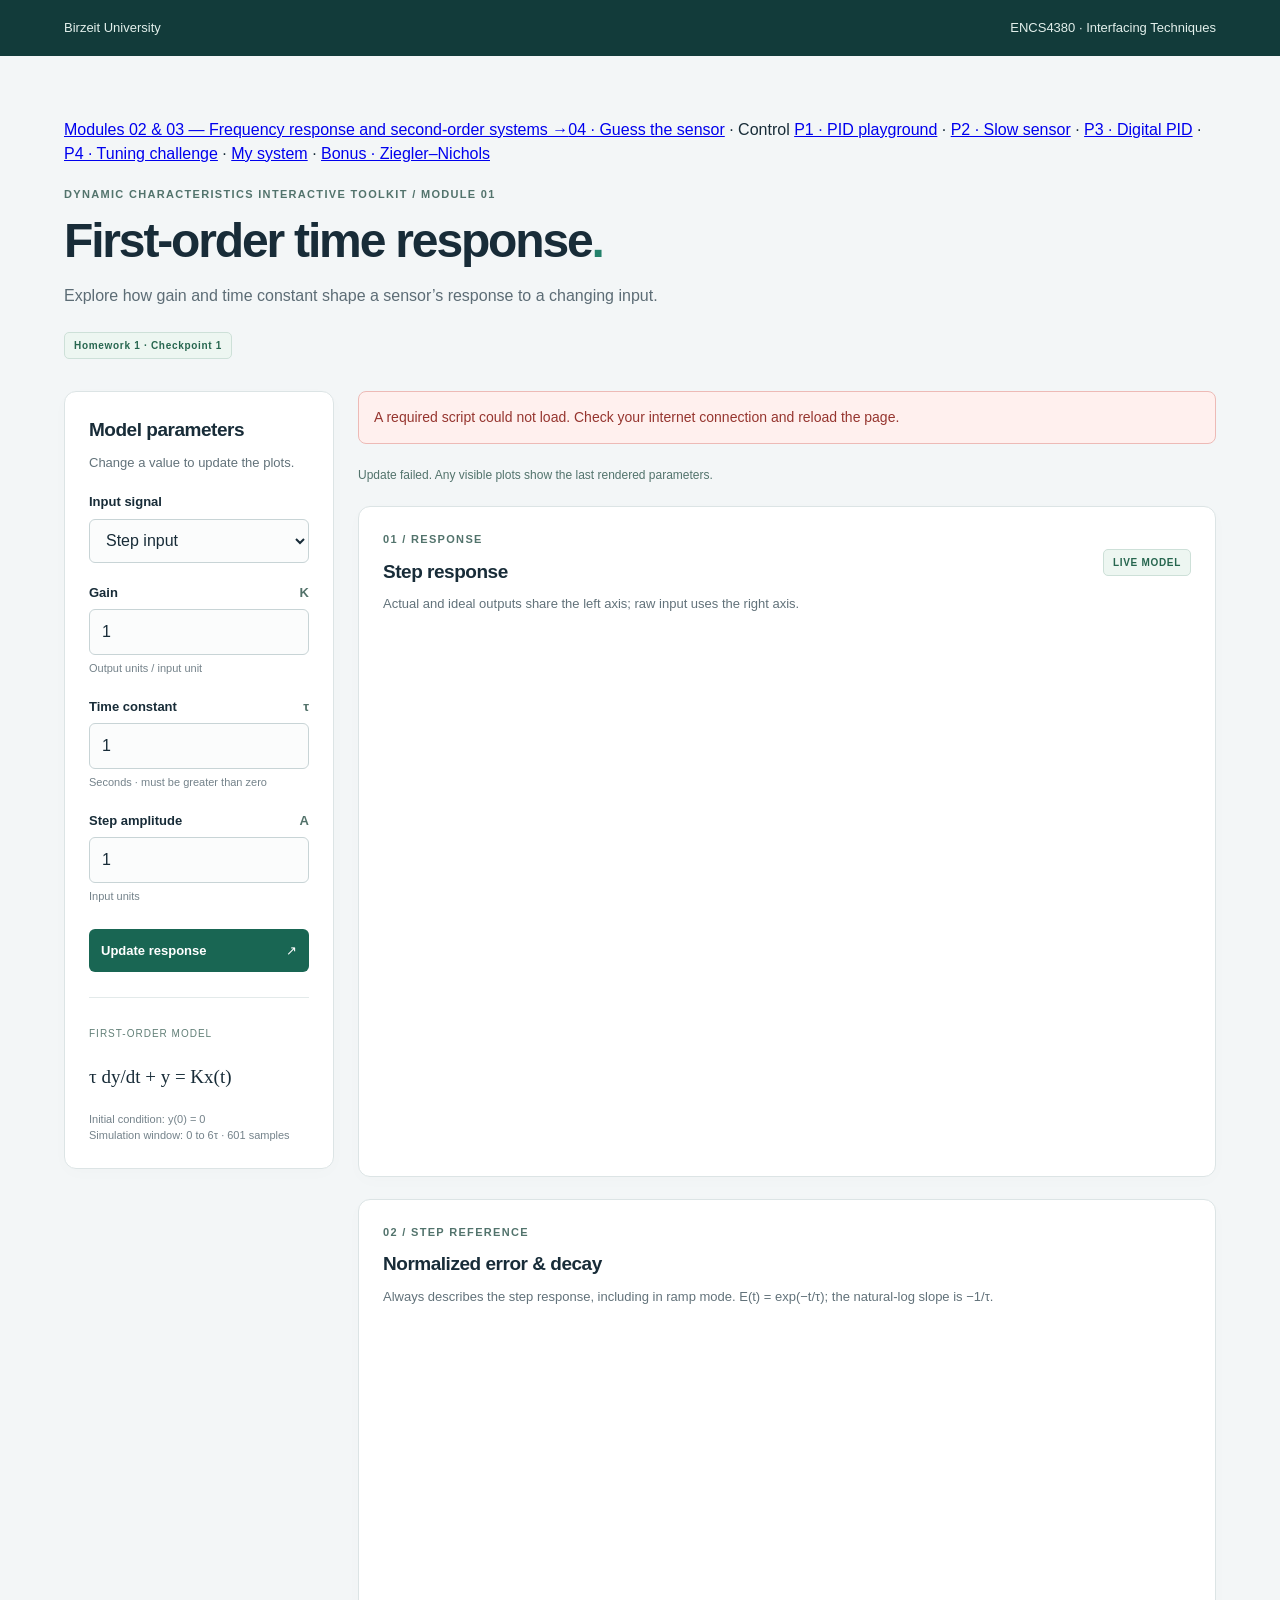
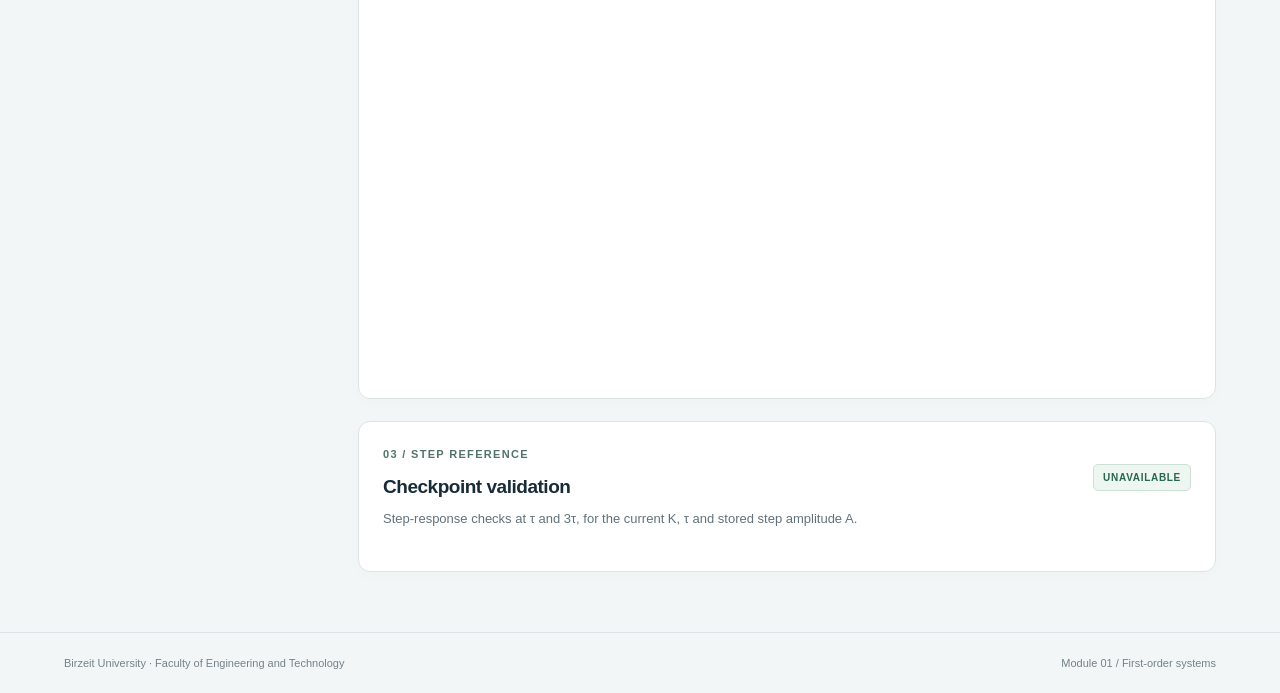
<file: index.html>
<!doctype html>
<html lang="en">
<head>
  <meta charset="utf-8">
  <meta name="viewport" content="width=device-width, initial-scale=1">
  <meta name="description" content="Explore first-order sensor step and ramp responses, time constants, and normalized error.">
  <title>First-order time response · ENCS4380</title>
  <link rel="stylesheet" href="style.css">
  <script defer src="https://cdn.plot.ly/plotly-3.1.0.min.js"></script>
  <script defer src="physics.js"></script>
  <script defer src="plots.js"></script>
  <script defer src="app.js"></script>
</head>
<body>
  <header class="masthead"><span>Birzeit University</span><span>ENCS4380 · Interfacing Techniques</span></header>
  <main>
<nav style="padding:20px 0"><a href="checkpoint.html">Modules 02 &amp; 03 — Frequency response and second-order systems →</a><a href="guess.html">04 · Guess the sensor</a> · Control <a href="control.html">P1 · PID playground</a> · <a href="control.html?module=p2">P2 · Slow sensor</a> · <a href="control.html?module=p3">P3 · Digital PID</a> · <a href="control.html?module=p4">P4 · Tuning challenge</a> · <a href="control.html?module=my">My system</a> · <a href="control.html?module=bonus">Bonus · Ziegler–Nichols</a></nav>
    <div class="intro"><p class="eyebrow">Dynamic Characteristics Interactive Toolkit / Module 01</p><h1>First-order time response<span>.</span></h1><p>Explore how gain and time constant shape a sensor’s response to a changing input.</p><span class="checkpoint">Homework 1 · Checkpoint 1</span></div>
    <div class="workspace">
      <aside class="panel controls"><h2>Model parameters</h2><p class="muted">Change a value to update the plots.</p>
        <form id="parameters" novalidate>
          <label for="mode">Input signal</label><select id="mode"><option value="step">Step input</option><option value="ramp">Ramp input</option></select>
          <label for="gain">Gain <span>K</span></label><input id="gain" type="number" step="any" value="1" required><small>Output units / input unit</small>
          <label for="tau">Time constant <span>τ</span></label><input id="tau" type="number" step="any" value="1" required aria-describedby="tauHelp"><small id="tauHelp">Seconds · must be greater than zero</small>
          <div id="amplitudeControl"><label for="amplitude">Step amplitude <span>A</span></label><input id="amplitude" type="number" step="any" value="1" required><small>Input units</small></div>
          <div id="rateControl" hidden><label for="rate">Ramp slope <span>r</span></label><input id="rate" type="number" step="any" value="1" required><small>Input units / second</small></div>
          <button type="submit">Update response <span aria-hidden="true">↗</span></button>
        </form>
        <div class="model"><span>FIRST-ORDER MODEL</span><p>τ dy/dt + y = Kx(t)</p><small>Initial condition: y(0) = 0<br>Simulation window: 0 to 6τ · 601 samples</small></div>
      </aside>
      <div class="results">
        <div id="errorMessage" class="error" role="alert" hidden></div>
        <p id="status" class="status" role="status" aria-live="polite">Loading plots…</p>
        <section class="panel chart"><div class="section-heading"><div><p class="eyebrow">01 / Response</p><h2 id="responseHeading">Step response</h2></div><span class="tag">LIVE MODEL</span></div><p class="muted">Actual and ideal outputs share the left axis; raw input uses the right axis.</p><div class="plot-scroll"><div id="responsePlot"></div></div></section>
        <section class="panel chart"><p class="eyebrow">02 / Step reference</p><h2>Normalized error &amp; decay</h2><p class="muted">Always describes the step response, including in ramp mode. E(t) = exp(−t/τ); the natural-log slope is −1/τ.</p><div class="plot-scroll"><div id="errorPlot"></div></div></section>
        <section class="panel validation"><div class="section-heading"><div><p class="eyebrow">03 / Step reference</p><h2>Checkpoint validation</h2></div><span id="validationBadge" class="tag">PENDING</span></div><p class="muted">Step-response checks at τ and 3τ, for the current K, τ and stored step amplitude A.</p><div id="validationResults" aria-live="polite"></div></section>
      </div>
    </div>
    <noscript><p class="error">Enable JavaScript to use this interactive toolkit.</p></noscript>
  </main>
  <footer>Birzeit University · Faculty of Engineering and Technology<span>Module 01 / First-order systems</span></footer>
</body>
</html>
</file>
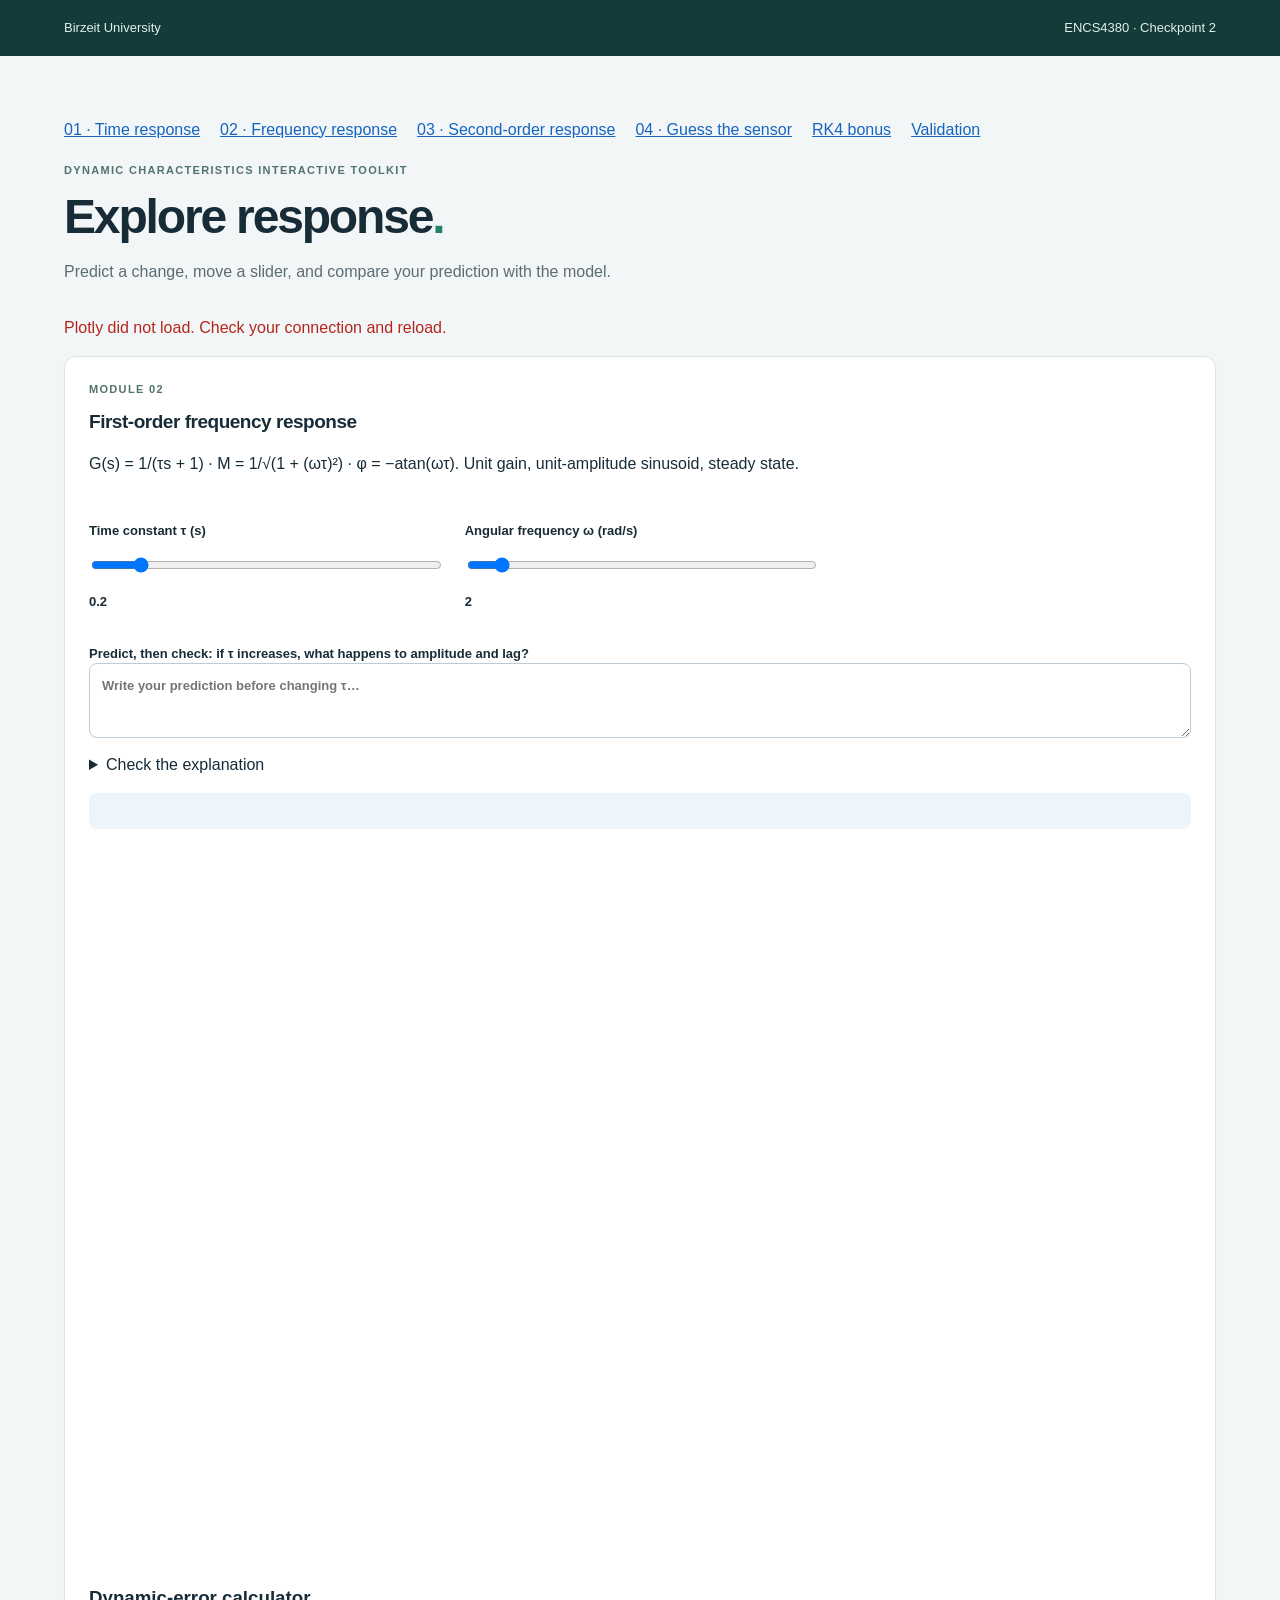
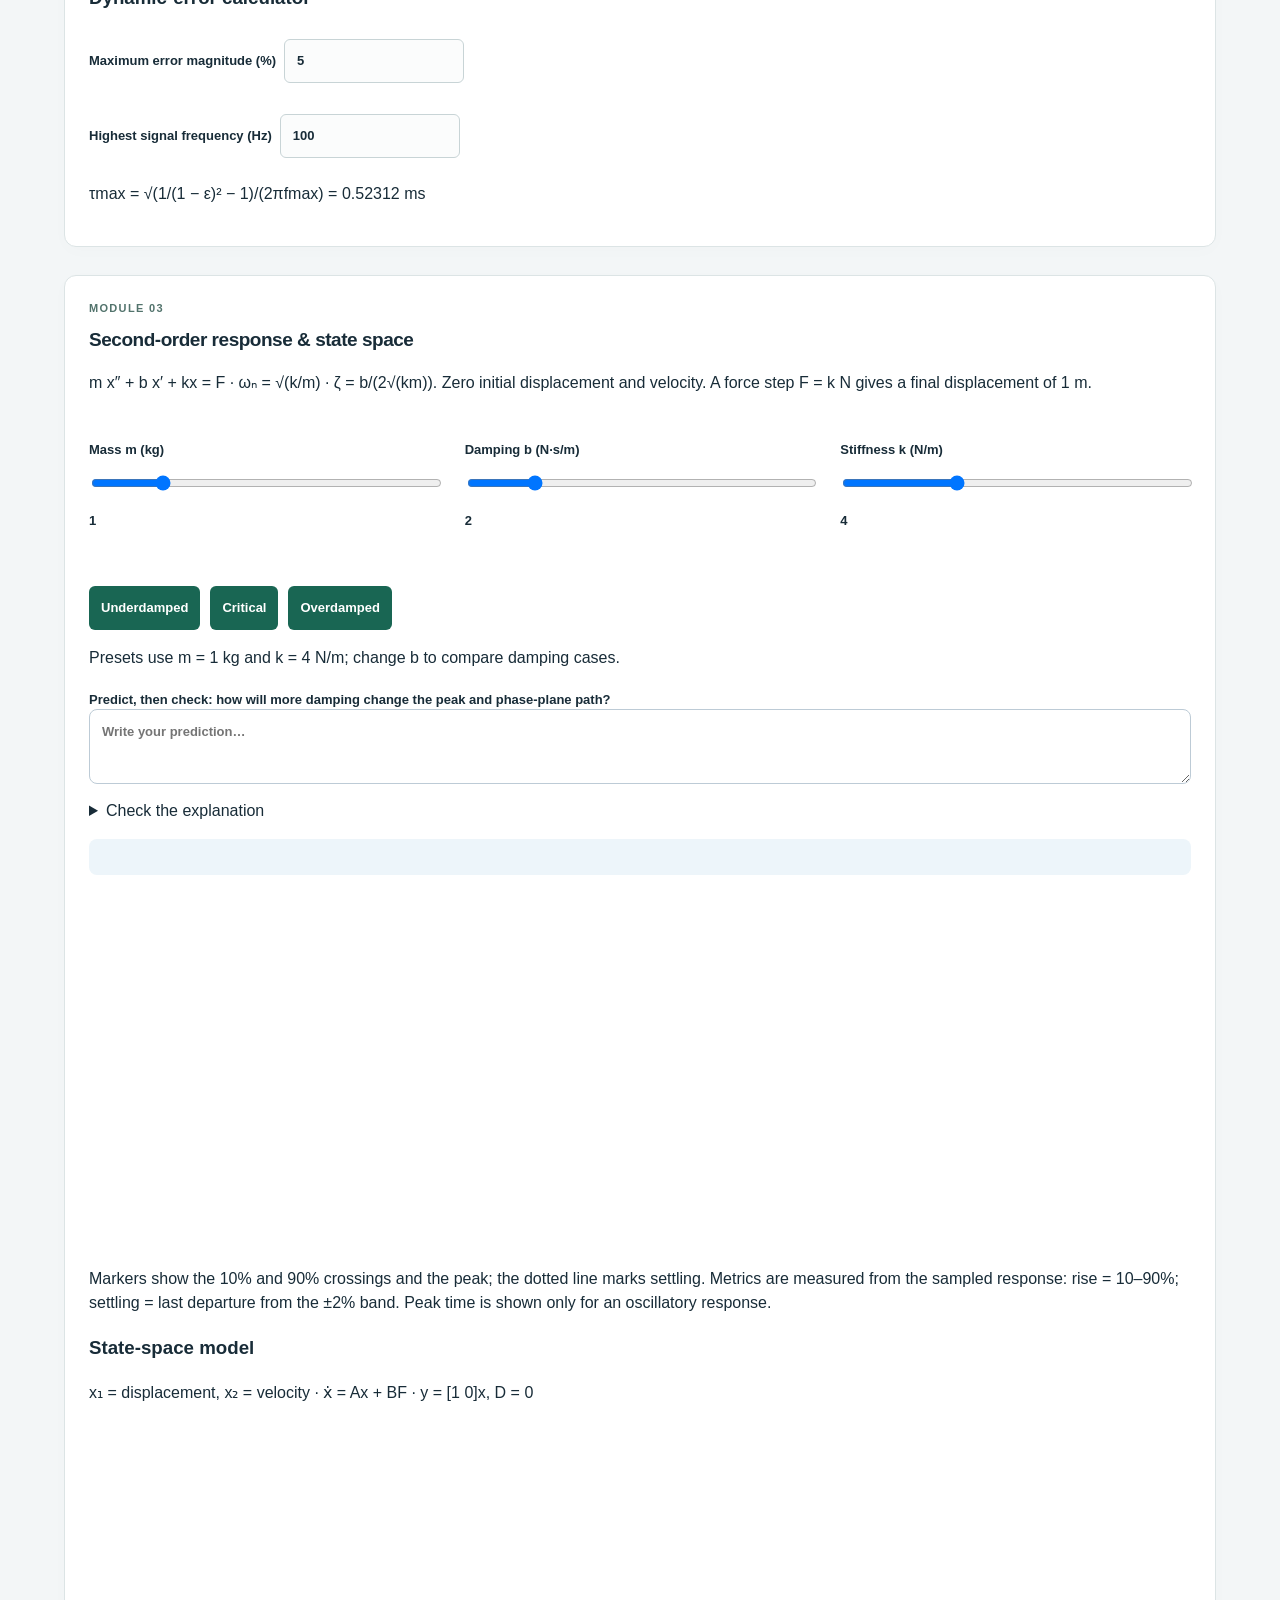
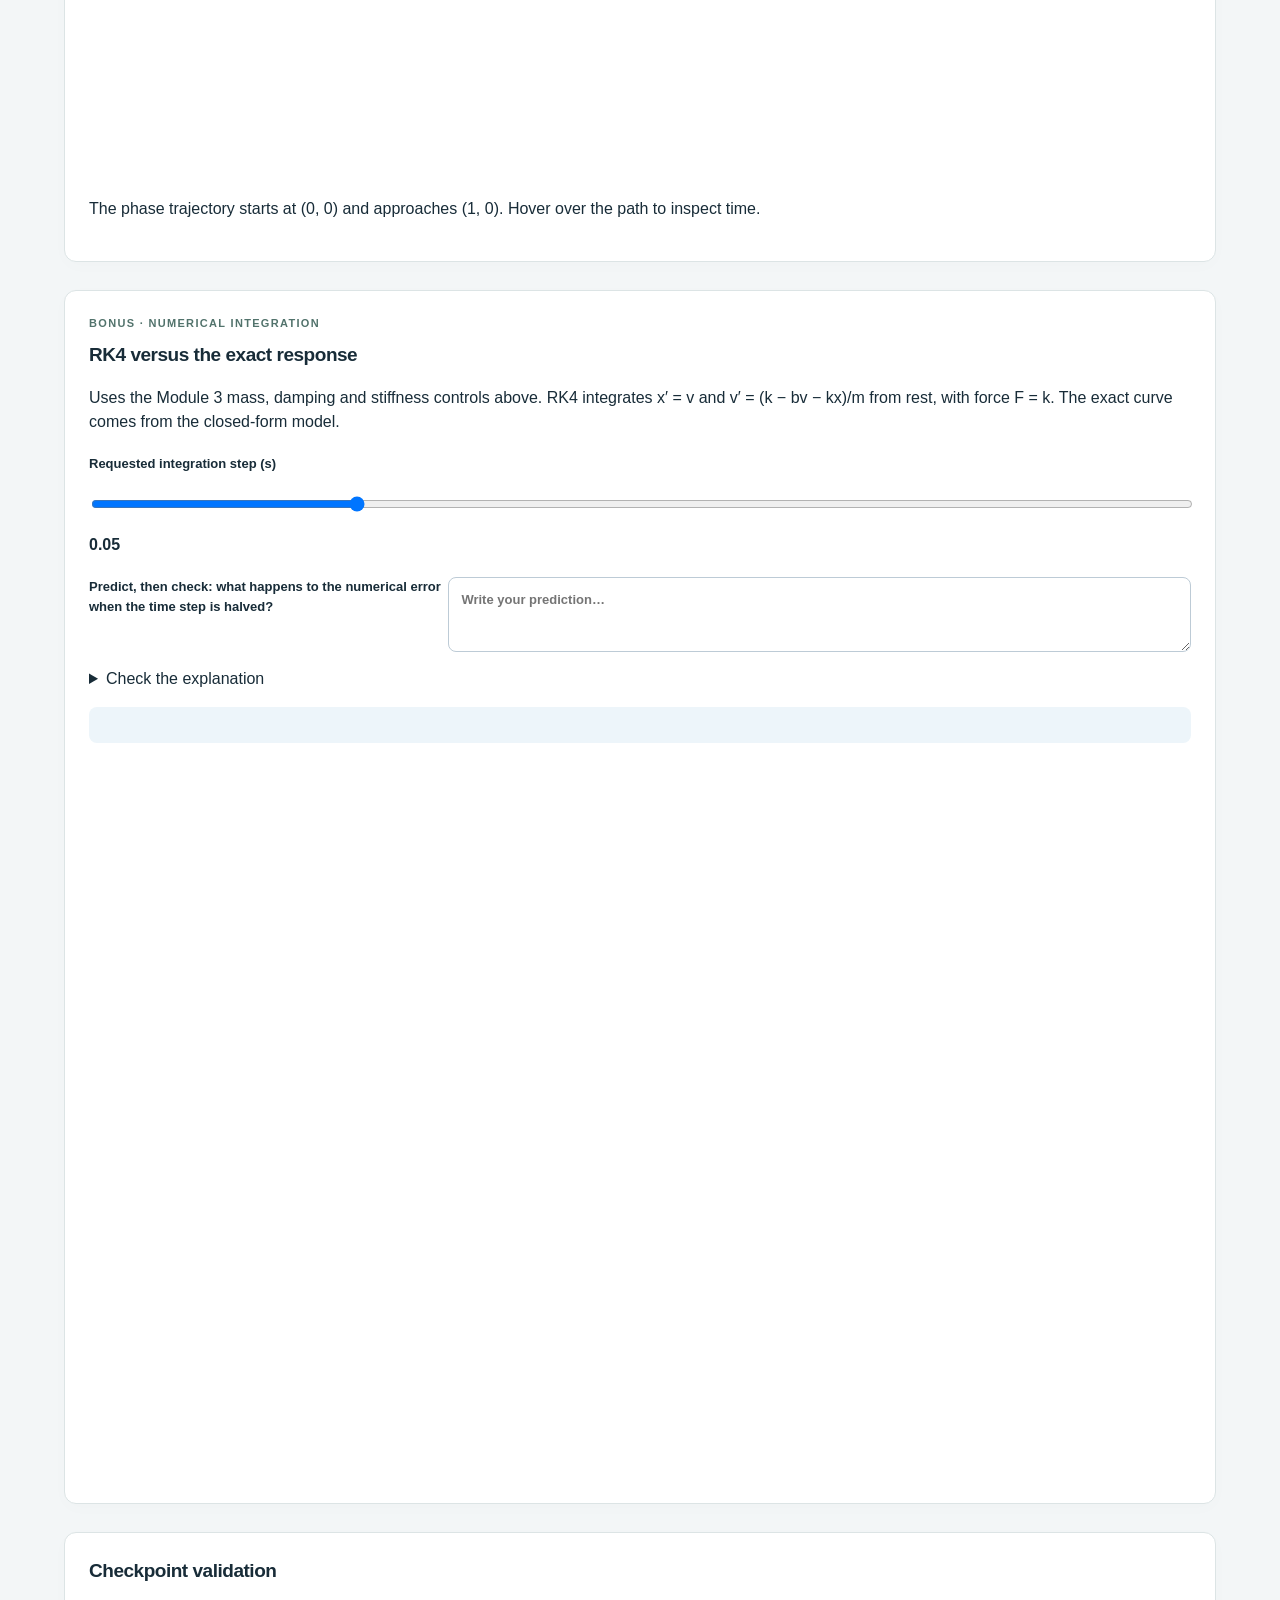
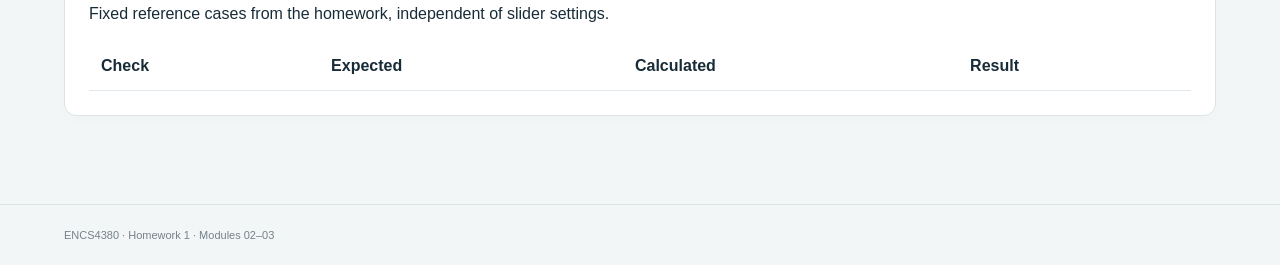
<file: checkpoint.html>
<!doctype html><html lang="en"><head><meta charset="utf-8"><meta name="viewport" content="width=device-width,initial-scale=1"><title>Frequency & second-order response · ENCS4380</title><link rel="stylesheet" href="style.css"><link rel="stylesheet" href="checkpoint.css"><script defer src="https://cdn.plot.ly/plotly-3.1.0.min.js"></script><script defer src="physics.js"></script><script defer src="dynamics.js"></script><script defer src="rk4.js"></script><script defer src="checkpoint.js"></script></head><body><header class="masthead"><span>Birzeit University</span><span>ENCS4380 · Checkpoint 2</span></header><main><nav><a href="index.html">01 · Time response</a><a href="#frequency">02 · Frequency response</a><a href="#second">03 · Second-order response</a><a href="guess.html">04 · Guess the sensor</a><a href="#bonus">RK4 bonus</a><a href="#checks">Validation</a></nav><div class="intro"><p class="eyebrow">Dynamic Characteristics Interactive Toolkit</p><h1>Explore response<span>.</span></h1><p>Predict a change, move a slider, and compare your prediction with the model.</p></div><p id="error" role="alert"></p>
<section id="frequency" class="panel chart"><p class="eyebrow">Module 02</p><h2>First-order frequency response</h2><p>G(s) = 1/(τs + 1) · M = 1/√(1 + (ωτ)²) · φ = −atan(ωτ). Unit gain, unit-amplitude sinusoid, steady state.</p><div class="controls-grid"><label>Time constant τ (s)<input id="ftau" type="range" min="0.01" max="2" step="0.01" value="0.2"><output for="ftau"></output></label><label>Angular frequency ω (rad/s)<input id="omega" type="range" min="0.1" max="40" step="0.1" value="2"><output for="omega"></output></label></div><label>Predict, then check: if τ increases, what happens to amplitude and lag?<textarea placeholder="Write your prediction before changing τ…"></textarea></label><details><summary>Check the explanation</summary><p>Larger τ reduces M and increases the magnitude of the phase lag. The cutoff moves to a lower frequency.</p></details><p id="frequencyMetrics" class="metrics" aria-live="polite"></p><div id="sines" class="graph"></div><div class="two"><div id="bodeMagnitude" class="graph"></div><div id="bodePhase" class="graph"></div></div><h3>Dynamic-error calculator</h3><p id="dynamicError"></p><label>Maximum error magnitude (%)<input id="errorLimit" type="number" min="0.01" max="99" step="0.1" value="5"></label><label>Highest signal frequency (Hz)<input id="maxHz" type="number" min="0.01" step="1" value="100"></label><p id="calculator" aria-live="polite"></p></section>
<section id="second" class="panel chart"><p class="eyebrow">Module 03</p><h2>Second-order response & state space</h2><p>m x″ + b x′ + kx = F · ωₙ = √(k/m) · ζ = b/(2√(km)). Zero initial displacement and velocity. A force step F = k N gives a final displacement of 1 m.</p><div class="controls-grid"><label>Mass m (kg)<input id="mass" type="range" min="0.2" max="5" step="0.1" value="1"><output for="mass"></output></label><label>Damping b (N·s/m)<input id="damping" type="range" min="0.2" max="12" step="0.1" value="2"><output for="damping"></output></label><label>Stiffness k (N/m)<input id="stiffness" type="range" min="0.5" max="12" step="0.1" value="4"><output for="stiffness"></output></label></div><div class="presets"><button data-damping="2">Underdamped</button><button data-damping="4">Critical</button><button data-damping="6">Overdamped</button></div><p>Presets use m = 1 kg and k = 4 N/m; change b to compare damping cases.</p><label>Predict, then check: how will more damping change the peak and phase-plane path?<textarea placeholder="Write your prediction…"></textarea></label><details><summary>Check the explanation</summary><p>Underdamped systems overshoot and spiral toward equilibrium. Critical and overdamped systems do not overshoot; their paths approach equilibrium without spiraling. Excess damping slows the response.</p></details><p id="secondMetrics" class="metrics" aria-live="polite"></p><div id="step" class="graph"></div><p>Markers show the 10% and 90% crossings and the peak; the dotted line marks settling. Metrics are measured from the sampled response: rise = 10–90%; settling = last departure from the ±2% band. Peak time is shown only for an oscillatory response.</p><h3>State-space model</h3><p>x₁ = displacement, x₂ = velocity · ẋ = Ax + BF · y = [1 0]x, D = 0</p><pre id="matrices"></pre><p id="eigenvalues"></p><div class="two"><div id="poles" class="graph"></div><div id="phase" class="graph"></div></div><p>The phase trajectory starts at (0, 0) and approaches (1, 0). Hover over the path to inspect time.</p></section><section id="bonus" class="panel chart"><p class="eyebrow">Bonus · Numerical integration</p><h2>RK4 versus the exact response</h2><p>Uses the Module 3 mass, damping and stiffness controls above. RK4 integrates x′ = v and v′ = (k − bv − kx)/m from rest, with force F = k. The exact curve comes from the closed-form model.</p><label for="rkStep">Requested integration step (s)</label><input id="rkStep" type="range" min="0.005" max="0.2" step="0.005" value="0.05"><output for="rkStep"></output><label>Predict, then check: what happens to the numerical error when the time step is halved?<textarea placeholder="Write your prediction…"></textarea></label><details><summary>Check the explanation</summary><p>RK4 averages four derivative estimates per step with weights 1, 2, 2, 1. Its global error is fourth order: halving a sufficiently small step typically reduces error by about 16. A stability cap automatically reduces steps for fast modes. At very small errors, floating-point rounding dominates.</p></details><p id="rkMetrics" class="metrics" aria-live="polite"></p><div id="rkComparison" class="graph"></div><div id="rkError" class="graph"></div></section><section id="checks" class="panel chart"><h2>Checkpoint validation</h2><p>Fixed reference cases from the homework, independent of slider settings.</p><div class="table-scroll"><table><thead><tr><th>Check</th><th>Expected</th><th>Calculated</th><th>Result</th></tr></thead><tbody id="validation"></tbody></table></div></section></main><footer>ENCS4380 · Homework 1 · Modules 02–03</footer></body></html>
</file>
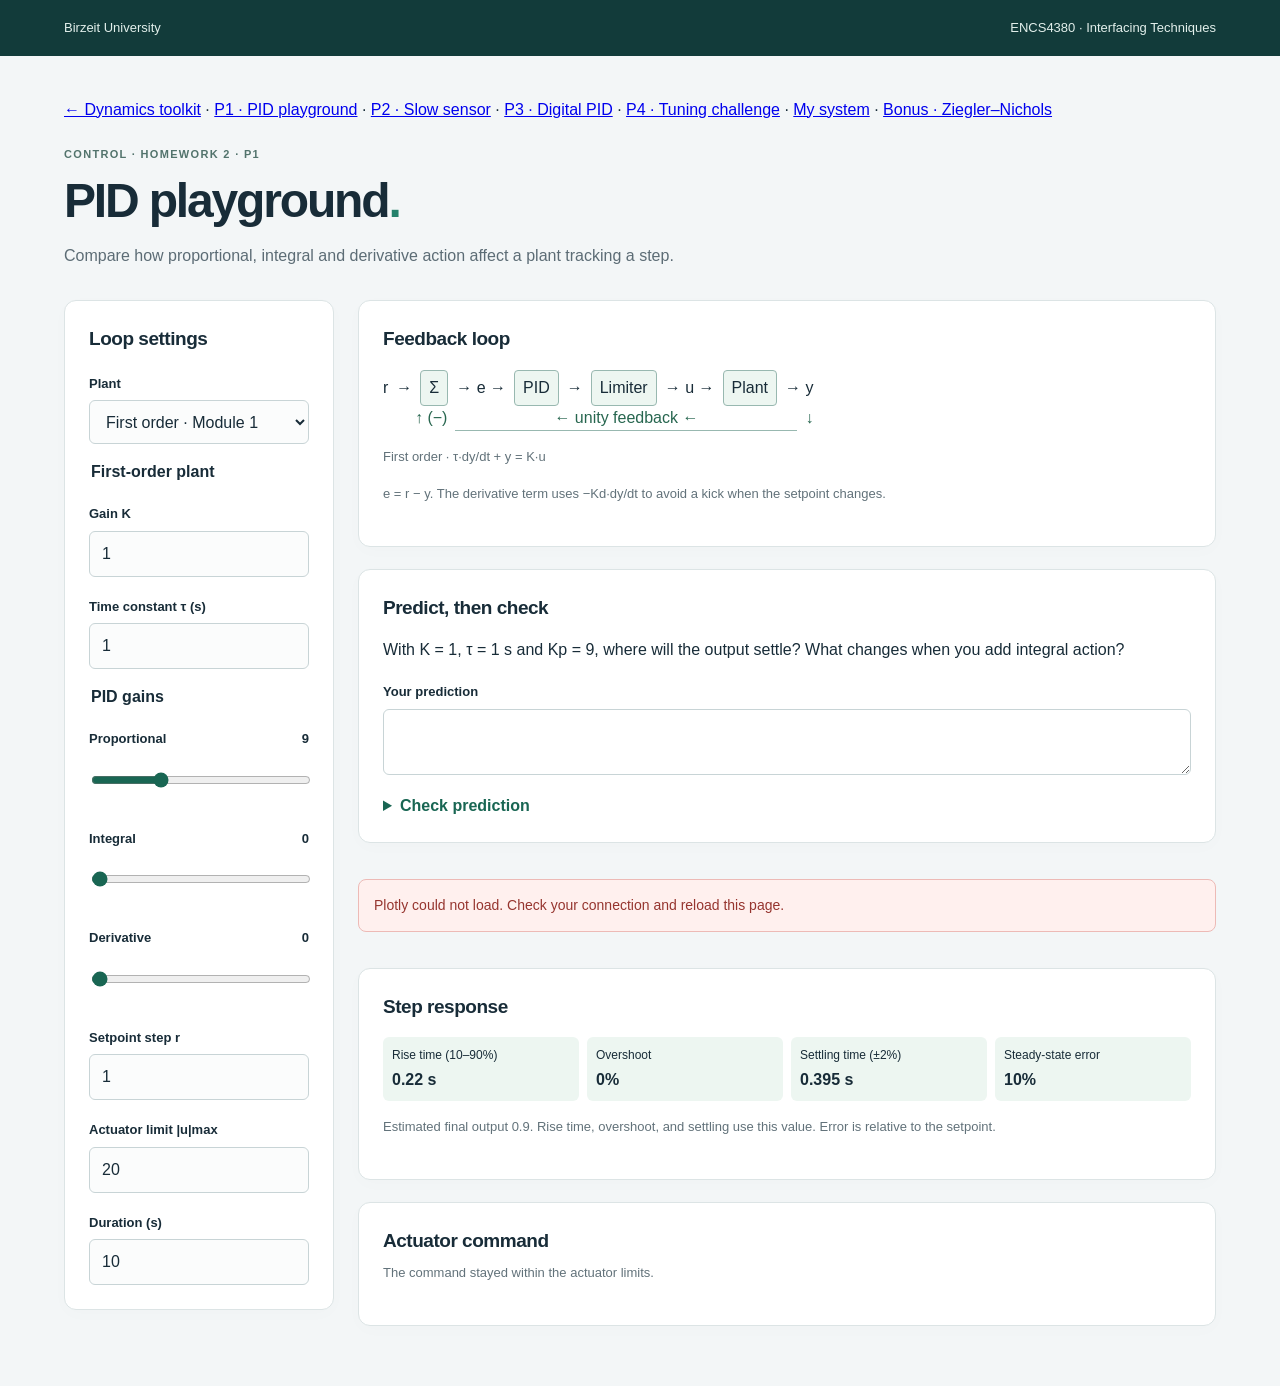
<file: control.html>
<!doctype html>
<html lang="en">
<head>
  <meta charset="utf-8">
  <meta name="viewport" content="width=device-width, initial-scale=1">
  <title>PID playground · ENCS4380</title>
  <link rel="stylesheet" href="style.css">
  <link rel="stylesheet" href="control.css">
  <script defer src="https://cdn.plot.ly/plotly-3.1.0.min.js"></script>
  <script defer src="pid.js"></script>
  <script defer src="digital-pid.js"></script>
  <script defer src="random-plant.js"></script>
  <script defer src="control.js"></script>
</head>
<body>
  <header class="masthead"><span>Birzeit University</span><span>ENCS4380 · Interfacing Techniques</span></header>
  <main>
    <nav><a href="index.html">← Dynamics toolkit</a> · <a href="control.html">P1 · PID playground</a> · <a href="control.html?module=p2">P2 · Slow sensor</a> · <a href="control.html?module=p3">P3 · Digital PID</a> · <a href="control.html?module=p4">P4 · Tuning challenge</a> · <a href="control.html?module=my">My system</a> · <a href="control.html?module=bonus">Bonus · Ziegler–Nichols</a></nav>
    <div class="intro">
      <p class="eyebrow" id="module-label">Control · Homework 2 · P1</p>
      <h1 id="module-heading">PID playground<span>.</span></h1>
      <p id="module-description">Compare how proportional, integral and derivative action affect a plant tracking a step.</p>
    </div>
    <div class="workspace">
      <aside class="panel controls pid-controls">
        <h2>Loop settings</h2>
        <form id="pid-settings">
          <label for="plant">Plant</label>
          <select id="plant" name="plant">
            <option value="first">First order · Module 1</option>
            <option value="second">Mass–spring–damper · Module 3</option>
          </select>
          <fieldset id="first-parameters">
            <legend>First-order plant</legend>
            <label for="gain">Gain K</label>
            <input id="gain" name="gain" type="number" min="0.001" step="any" value="1" required>
            <label for="tau">Time constant τ (s)</label>
            <input id="tau" name="tau" type="number" min="0.001" step="any" value="1" required>
          </fieldset>
          <fieldset id="second-parameters" hidden disabled>
            <legend>Second-order plant</legend>
            <label for="mass">Mass m (kg)</label>
            <input id="mass" name="mass" type="number" min="0.001" step="any" value="1" required>
            <label for="damping">Damping b (N·s/m)</label>
            <input id="damping" name="damping" type="number" min="0.001" step="any" value="1" required>
            <label for="stiffness">Stiffness k (N/m)</label>
            <input id="stiffness" name="stiffness" type="number" min="0.001" step="any" value="4" required>
          </fieldset>
          <fieldset>
            <legend>PID gains</legend>
            <label for="kp">Proportional <output id="kp-value" for="kp">9</output></label>
            <input id="kp" name="kp" type="range" min="0" max="30" step="0.1" value="9">
            <label for="ki">Integral <output id="ki-value" for="ki">0</output></label>
            <input id="ki" name="ki" type="range" min="0" max="30" step="0.1" value="0">
            <label for="kd">Derivative <output id="kd-value" for="kd">0</output></label>
            <input id="kd" name="kd" type="range" min="0" max="10" step="0.1" value="0">
          </fieldset>
          <fieldset id="sensor-parameters" hidden disabled>
            <legend>Feedback sensor</legend>
            <label for="sensorTau">Time constant τₛ (s) <output id="sensorTau-value" for="sensorTau">0.02</output></label>
            <input id="sensorTau" name="sensorTau" type="range" min="0.02" max="2" step="0.01" value="0.02">
          </fieldset>
          <fieldset id="digital-parameters" hidden disabled>
            <legend>Digital controller</legend>
            <label for="sampleTime">Sampling interval Ts <output id="sampleTime-value" for="sampleTime"></output></label>
            <input id="sampleTime" name="sampleTime" type="range" min="0.01" max="1" step="0.01" value="0.05">
            <label class="check-label"><input id="antiWindup" name="antiWindup" type="checkbox" checked> Anti-windup</label>
          </fieldset>
          <fieldset id="motor-parameters" hidden disabled>
            <legend>Micromouse motor</legend>
            <label for="motor-source">Encoder log or test notes</label>
            <textarea id="motor-source" rows="3" placeholder="Record the PWM step and where the encoder data came from." required></textarea>
            <label for="damping-target">Target damping ratio</label>
            <input id="damping-target" type="number" min="0.6" max="0.8" step="0.01" value="0.7" required>
          </fieldset>
          <label for="setpoint">Setpoint step r</label>
          <input id="setpoint" name="setpoint" type="number" min="0.001" step="any" value="1" required>
          <label for="limit">Actuator limit |u|max</label>
          <input id="limit" name="limit" type="number" min="0.001" step="any" value="20" required>
          <label for="duration">Duration (s)</label>
          <input id="duration" name="duration" type="number" min="0.01" step="any" value="10" required>
        </form>
      </aside>
      <div class="results">
        <section class="panel chart">
          <h2>Feedback loop</h2>
          <div class="loop-diagram" id="loop-diagram" role="img" aria-label="Setpoint enters the summing junction, then PID, limiter, and plant. Output feeds back to the negative input.">
            <div class="loop-forward" aria-hidden="true">
              <span>r</span><span>→</span><span class="loop-block">Σ</span><span>→ e →</span>
              <span class="loop-block">PID</span><span>→</span><span class="loop-block">Limiter</span>
              <span>→ u →</span><span class="loop-block">Plant</span><span>→ y</span>
            </div>
            <div class="loop-return" aria-hidden="true">↑ (−) <span id="feedback-path">← unity feedback ←</span> ↓</div>
          </div>
          <p id="plant-equation" class="muted"></p>
          <p class="muted" id="controller-equation">e = r − y. The derivative term uses −Kd·dy/dt to avoid a kick when the setpoint changes.</p>
        </section>
        <section class="panel chart">
          <h2>Predict, then check</h2>
          <p id="prediction-prompt">With K = 1, τ = 1 s and Kp = 9, where will the output settle? What changes when you add integral action?</p>
          <label for="prediction">Your prediction</label>
          <textarea id="prediction" rows="2"></textarea>
          <details>
            <summary>Check prediction</summary>
            <p id="prediction-answer">With P only and no clipping, the output settles at 0.9 and the time constant is 0.1 s. With Ki above zero, a stable loop can remove the offset when the actuator can reach the target.</p>
            <div class="pid-presets">
              <button type="button" data-preset="p">Load P reference</button>
              <button type="button" data-preset="pi">Load PI reference</button>
            </div>
          </details>
        </section>
        <section class="panel chart" id="challenge-panel" hidden>
          <h2>Tuning score</h2>
          <p>Overshoot ≤ 10%, settling within ±2% of the target by 8 s, and final error ≤ 1%.</p>
          <ul id="challenge-results"></ul>
          <p id="challenge-score" role="status"></p>
          <button type="button" id="new-plant">New hidden plant</button>
        </section>
        <section class="panel chart" id="motor-panel" hidden>
          <h2>Motor speed design</h2>
          <p>Enter the measured gain in RPM per unit PWM and the motor time constant in seconds. For example, a change of 20 percentage points in PWM is 0.20 in the gain calculation.</p>
          <p>We target a damping ratio from 0.6 to 0.8 to balance speed and overshoot. We check that the simulated final speed is within 2% of the target at 0–100% PWM.</p>
          <p>For the first-order motor with PI, the denominator is τs² + (1 + K·Kp)s + K·Ki. Match its coefficients to s² + 2ζωₙs + ωₙ² after dividing by τ.</p>
          <p id="motor-design" role="status"></p>
          <p id="motor-check" role="status"></p>
          <p id="motor-links"></p>
          <p><a id="share-motor">Link to this motor setup</a></p>
        </section>
        <section class="panel chart" id="bonus-panel" hidden>
          <h2>Ziegler–Nichols tuning</h2>
          <p>The plant and sensor stay fixed. In the P-only test, increase Kp until the peaks stay roughly the same height. Compare 2.5, 3 and 3.5.</p>
          <p>For this loop the characteristic polynomial is s³ + 2s² + 2s + (1 + Kp). At Ku = 3 it factors as (s + 2)(s² + 2). Compare the measured period with 2π/√2 ≈ 4.44 s.</p>
          <p id="bonus-result" role="status"></p>
          <div class="pid-presets">
            <button type="button" id="bonus-p">Reset P-only test</button>
            <button type="button" id="bonus-pid">Apply Z–N gains</button>
          </div>
        </section>
        <p class="error" id="pid-error" role="alert" hidden></p>
        <div id="pid-results">
          <section class="panel chart">
            <h2>Step response</h2>
            <dl class="pid-metrics">
              <div><dt>Rise time (10–90%)</dt><dd id="rise">—</dd></div>
              <div><dt id="overshoot-label">Overshoot</dt><dd id="overshoot">—</dd></div>
              <div><dt>Settling time (±2%)</dt><dd id="settling">—</dd></div>
              <div><dt>Steady-state error</dt><dd id="error">—</dd></div>
            </dl>
            <p id="response-status" class="muted" role="status"></p>
            <div id="pid-response"></div>
          </section>
          <section class="panel chart">
            <h2>Actuator command</h2>
            <p id="actuator-status" class="muted"></p>
            <div id="pid-command"></div>
          </section>
          <section class="panel chart" id="arduino-panel" hidden>
            <h2>Arduino loop</h2>
            <p class="muted">Connect the readOutput and writeActuator functions to your encoder and motor driver.</p>
            <label for="arduino-code">Generated code</label>
            <textarea id="arduino-code" rows="14" readonly spellcheck="false"></textarea>
            <button type="button" id="copy-code">Copy code</button>
            <p id="copy-status" role="status"></p>
          </section>
        </div>
      </div>
    </div>
    <noscript><p class="error">Enable JavaScript to use the PID playground.</p></noscript>
  </main>
</body>
</html>
</file>
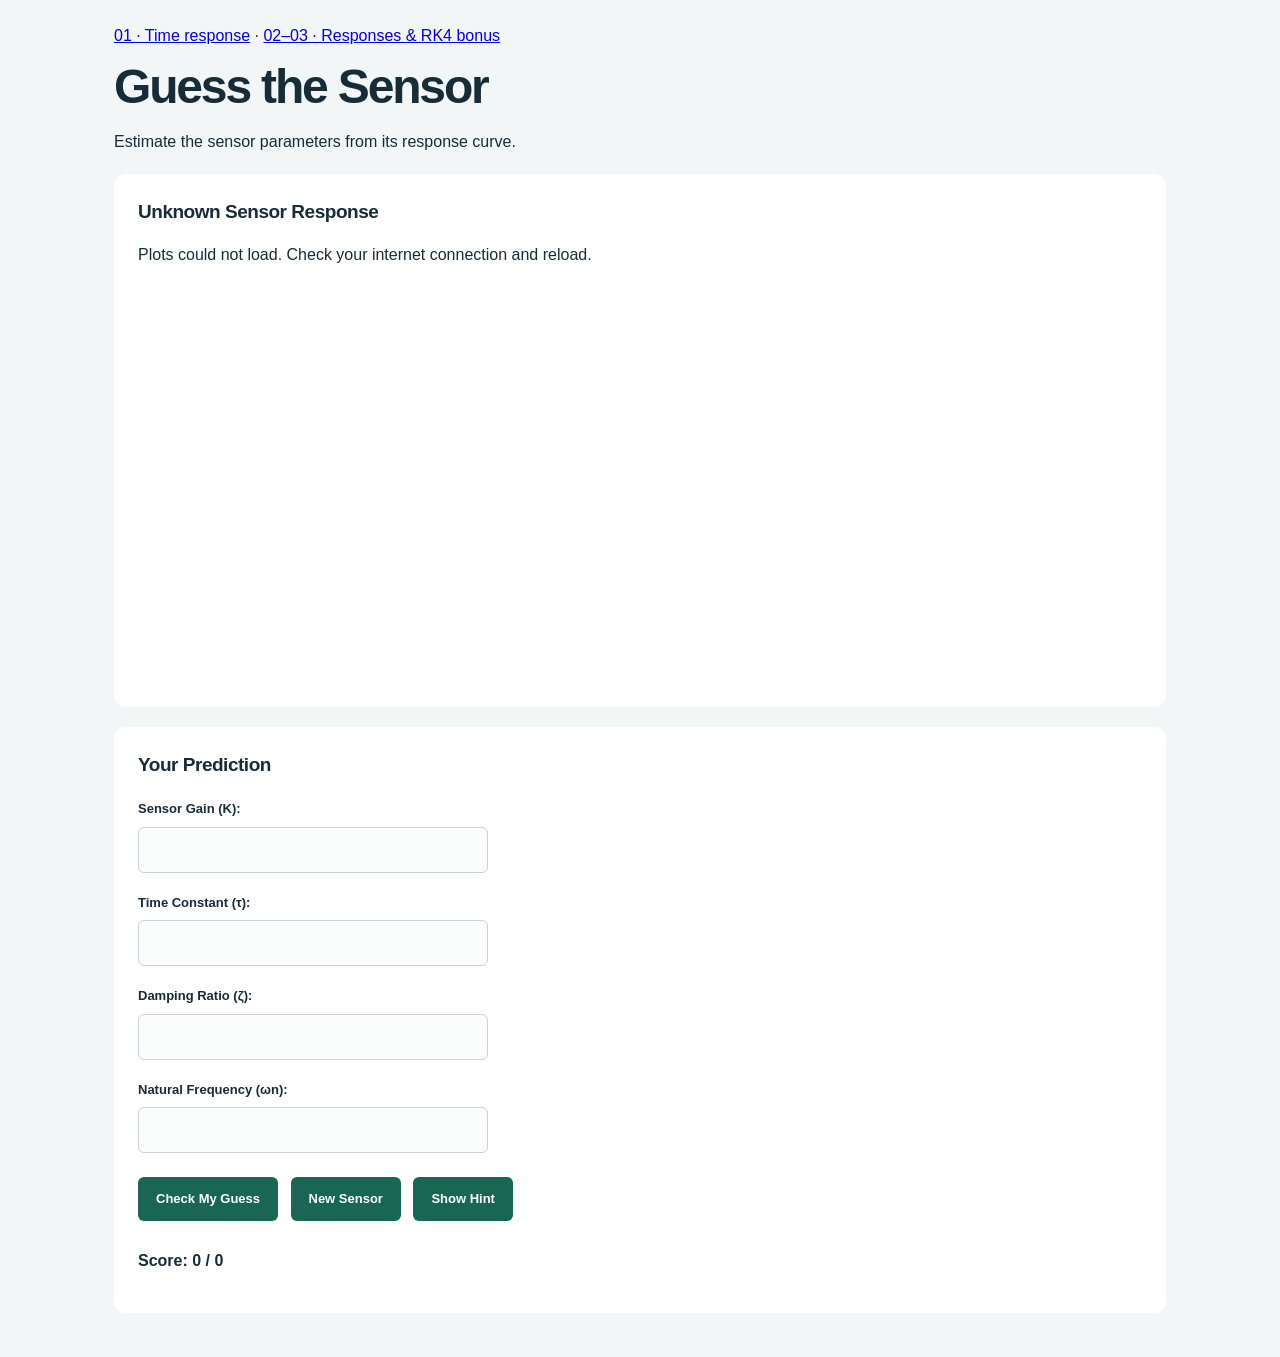
<file: guess.html>
<!DOCTYPE html>
<html lang="en">
<head>
  <meta charset="UTF-8">
  <meta name="viewport" content="width=device-width, initial-scale=1.0">
  <link rel="stylesheet" href="style.css">
  <link rel="stylesheet" href="guess.css">  
  <script defer src="https://cdn.plot.ly/plotly-3.1.0.min.js"></script>
  <script defer src="physics.js"></script>
<script defer src="dynamics.js"></script>
<script defer src="random-plant.js"></script>
<script defer src="guess.js"></script>
  <title>Module 4 - Guess the Sensor</title>
</head>
<body>
  <nav><a href="index.html">01 · Time response</a> · <a href="checkpoint.html">02–03 · Responses & RK4 bonus</a></nav><h1>Guess the Sensor</h1>
  <p>Estimate the sensor parameters from its response curve.</p>
  <section>
  <h2>Unknown Sensor Response</h2>
  <p id="challengeDescription"></p><p id="challengeError" role="alert"></p>
  <div id="sensorPlot"></div>
</section>
  
<section>
  <h2>Your Prediction</h2>

<label for="gainGuess">Sensor Gain (K):</label>
<input type="number" id="gainGuess" min="0.01" step="0.1">

  <label for="tauGuess">Time Constant (τ):</label>
  <input type="number" id="tauGuess" min="0.01" step="0.1">

  <label for="zetaGuess">Damping Ratio (ζ):</label>
  <input type="number" id="zetaGuess" min="0" step="0.1">

  <label for="omegaGuess">Natural Frequency (ωn):</label>
  <input type="number" id="omegaGuess" min="0.01" step="0.1">

  <button id="checkGuess">Check My Guess</button>
 
<button type="button" id="newSensor">New Sensor</button>
<button type="button" id="showHint">Show Hint</button>
<p id="hintText" hidden></p>
<p id="score">Score: 0 / 0</p>
<div id="guessResult" role="status"></div>
  
</section>
</body>
</html>
</file>
<file: style.css>
:root{font-family:Inter,Segoe UI,Arial,sans-serif;color:#182c38;background:#f3f6f7;font-synthesis:none;line-height:1.5}*{box-sizing:border-box}body{margin:0}.masthead{background:#123b3a;color:#e2efeb;padding:18px max(5vw,20px);display:flex;justify-content:space-between;font-size:13px;gap:12px}main{max-width:1440px;margin:auto;padding:42px 5vw 60px}.intro{position:relative;margin-bottom:32px}.eyebrow{text-transform:uppercase;letter-spacing:.12em;font-size:11px;font-weight:700;color:#52736c;margin:0 0 10px}h1{font-size:clamp(30px,4vw,48px);letter-spacing:-.045em;line-height:1.13;margin:12px 0 16px}h1 span{color:#24816b}.intro>p:not(.eyebrow){color:#5c6c75;max-width:660px}.checkpoint,.tag{display:inline-block;border:1px solid #cde0d8;background:#edf6f1;color:#27664f;border-radius:5px;padding:5px 9px;font-size:10px;letter-spacing:.07em;font-weight:700}.checkpoint{margin-top:8px}.workspace{display:grid;grid-template-columns:270px minmax(0,1fr);gap:24px;align-items:start}.panel{background:white;border:1px solid #dce4e5;border-radius:12px;box-shadow:0 4px 18px #17372e04}.controls{padding:24px;position:sticky;top:20px}h2{font-size:19px;letter-spacing:-.025em;margin:0 0 8px}.muted{color:#62727a;font-size:13px;margin:0 0 18px}label{display:flex;justify-content:space-between;font-size:13px;font-weight:600;margin:20px 0 7px}label span{color:#53726a}input,select,button{font:inherit;width:100%;border-radius:6px}input,select{border:1px solid #c8d4d6;background:#fbfcfc;padding:10px 12px;color:#182c38;min-height:44px}input:focus-visible,select:focus-visible,button:focus-visible{outline:3px solid #8fd4c3;outline-offset:2px}input[aria-invalid=true]{border-color:#b43b36}small{display:block;color:#74828a;font-size:11px;margin-top:5px}button{background:#196653;border:0;color:white;padding:12px;margin-top:24px;cursor:pointer;display:flex;justify-content:space-between;font-weight:600;font-size:13px}button:hover{background:#124c3e}.model{border-top:1px solid #e3eaea;margin-top:25px;padding-top:22px}.model>span{font-size:10px;letter-spacing:.1em;color:#638078}.model p{font-family:Georgia,serif;font-size:19px}.results{min-width:0;display:grid;gap:22px}.chart,.validation{padding:24px;min-width:0}.section-heading{display:flex;align-items:center;justify-content:space-between;gap:12px}.plot-scroll{overflow-x:auto;max-width:100%}#responsePlot,#errorPlot{width:100%;min-width:560px;min-height:520px}#errorPlot{min-height:650px}.status{color:#52736c;font-size:12px;margin:0}.error{padding:15px;border:1px solid #edbab6;background:#fff0ee;color:#96352f;border-radius:8px;font-size:14px}.validation table{border-collapse:collapse;width:100%;font-size:13px;text-align:left}.validation th,.validation td{border-bottom:1px solid #e6eded;padding:12px 8px}.validation th{font-size:11px;color:#64767d}.table-scroll{overflow:auto}.pass{color:#246a4b;font-weight:700}.fail{color:#a7332e;font-weight:700}.validation-note{font-size:12px;color:#62727a;margin-bottom:0}footer{max-width:1440px;margin:auto;border-top:1px solid #dbe4e4;padding:22px 5vw;font-size:11px;color:#74828a;display:flex;justify-content:space-between;gap:14px}[hidden]{display:none!important}@media(max-width:850px){.workspace{grid-template-columns:1fr}.controls{position:static}form{display:grid;grid-template-columns:1fr}main{padding-top:28px}.masthead,footer{flex-direction:column;gap:4px}.chart,.validation{padding:18px}.plot-scroll{margin-top:12px}.section-heading{align-items:flex-start}}@media(prefers-reduced-motion:no-preference){button{transition:background .15s}}
</file>
<file: checkpoint.css>
html{scroll-behavior:smooth}nav{display:flex;gap:20px;flex-wrap:wrap;padding:20px 0}nav a{color:#1565c0}section{margin-bottom:28px;scroll-margin-top:20px}.controls-grid{display:grid;grid-template-columns:repeat(3,minmax(0,1fr));gap:25px;margin:25px 0}.controls-grid label{display:block}input[type=range]{width:100%}output{display:block;font-weight:bold}textarea{display:block;width:100%;min-height:75px;padding:12px;border:1px solid #bdcbd6;border-radius:8px;font:inherit;box-sizing:border-box}details{margin:15px 0}summary{cursor:pointer}.metrics{padding:18px;background:#edf5fa;border-radius:8px;line-height:1.9}.two{display:grid;grid-template-columns:1fr 1fr;min-width:0}.graph{min-width:0;min-height:360px}.presets{display:flex;flex-wrap:wrap;gap:10px}.presets button{width:auto}pre{white-space:pre-wrap;font-size:16px}#error{color:#b3261e}#frequency>label{display:block;margin:15px 0}section input[type=number]{max-width:180px;margin:8px} @media(max-width:750px){.controls-grid,.two{grid-template-columns:1fr}.chart{padding:18px}nav{gap:12px}.graph{min-height:320px}}
#checks table{width:100%;border-collapse:collapse}#checks th,#checks td{padding:12px;text-align:left;border-bottom:1px solid #e1e8ed}#second>label{display:block}
</file>
<file: control.css>
nav { margin-bottom: 24px; }
.pid-controls { position: static; }
fieldset { min-width: 0; margin: 16px 0 0; padding: 0; border: 0; }
legend { font-weight: 700; }
input[type="range"] { padding: 0; accent-color: #196653; }
textarea { width: 100%; padding: 8px; border: 1px solid #c8d4d6; border-radius: 6px; font: inherit; }
details { margin-top: 12px; }
summary { cursor: pointer; color: #196653; font-weight: 700; }
.pid-presets, .loop-forward { display: flex; align-items: center; flex-wrap: wrap; gap: 8px; }
.pid-presets button { width: auto; margin-top: 0; }
.loop-diagram { width: fit-content; margin: 16px 0; }
.loop-block { padding: 5px 8px; border: 1px solid #98b8b0; border-radius: 4px; background: #edf6f1; }
.loop-return { display: flex; justify-content: space-between; gap: 8px; margin-left: 32px; color: #27664f; }
.loop-return span { flex: 1; text-align: center; border-bottom: 1px solid #98b8b0; }
#pid-results { display: grid; gap: 22px; min-width: 0; }
.pid-metrics { display: grid; grid-template-columns: repeat(auto-fit, minmax(110px, 1fr)); gap: 8px; }
.pid-metrics div { padding: 9px; background: #edf6f1; border-radius: 6px; }
.pid-metrics dt { font-size: 12px; }
.pid-metrics dd { margin: 4px 0 0; font-weight: 700; }
.check-label { justify-content: flex-start; align-items: center; gap: 8px; }
.check-label input { width: auto; min-height: 0; }
#arduino-code { font-family: Consolas, monospace; white-space: pre; }
#motor-links a { display: inline-block; margin-right: 16px; }
</file>
<file: guess.css>
body {
max-width: 1100px;
margin: 0 auto;
padding: 24px;
}

body > section {
background: white;
padding: 24px;
margin: 20px 0;
border-radius: 12px;
}

#sensorPlot {
width: 100%;
min-height: 400px;
}

input[type="number"] {
display: block;
width: 100%;
max-width: 350px;
margin: 8px 0 16px;
padding: 10px;
box-sizing: border-box;
}

input[hidden],
label[hidden] {
display: none !important;
}

button {
display: inline-block;
width: auto;
margin: 8px 8px 8px 0;
padding: 12px 18px;
cursor: pointer;
}

#score {
font-weight: bold;
margin-top: 20px;
}

#guessResult,
#hintText {
margin-top: 12px;
}
</file>
